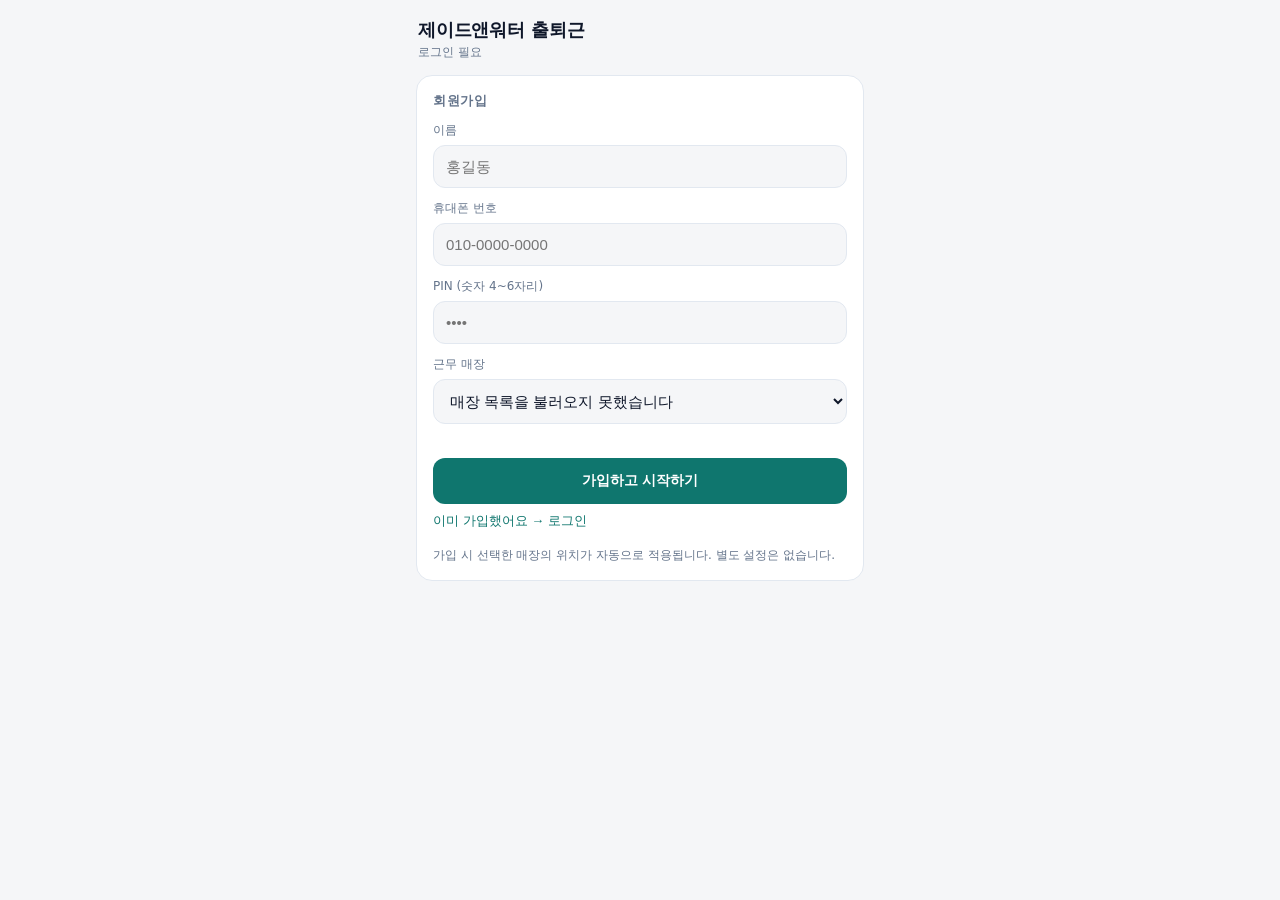
<file: docs/index.html>
<!doctype html>
<html lang="ko">
<head>
<meta charset="utf-8">
<meta name="viewport" content="width=device-width, initial-scale=1, viewport-fit=cover">
<meta name="theme-color" content="#0f172a">
<meta name="apple-mobile-web-app-capable" content="yes">
<meta name="apple-mobile-web-app-status-bar-style" content="black-translucent">
<title>출퇴근</title>
<link rel="stylesheet" href="style.css">
<script src="config.js"></script>
</head>
<body>
<header>
  <div>
    <h1 id="title">출퇴근</h1>
    <div class="sub" id="who">로그인 필요</div>
  </div>
  <button class="icon-btn" id="btnLogout" title="로그아웃" hidden>⎋</button>
</header>

<!-- 가입 / 로그인 -->
<section id="authView">
  <div class="card">
    <h2 id="authTitle">회원가입</h2>
    <div id="signupFields">
      <label>이름</label>
      <input id="fName" placeholder="홍길동" autocomplete="name">
    </div>
    <label>휴대폰 번호</label>
    <input id="fPhone" inputmode="tel" placeholder="010-0000-0000" autocomplete="tel">
    <label>PIN (숫자 4~6자리)</label>
    <input id="fPin" inputmode="numeric" type="password" maxlength="6" placeholder="••••">
    <div id="storeField">
      <label>근무 매장</label>
      <select id="fStore"><option value="">매장 불러오는 중…</option></select>
    </div>
    <div class="error" id="authError"></div>
    <button class="btn primary" id="btnAuth">가입하고 시작하기</button>
    <button class="link" id="toggleAuth">이미 가입했어요 → 로그인</button>
    <div class="note">가입 시 선택한 매장의 위치가 자동으로 적용됩니다. 별도 설정은 없습니다.</div>
  </div>
</section>

<!-- 출퇴근 -->
<section id="mainView" hidden>
  <div class="card">
    <div class="status">
      <div class="dot wait" id="dot"></div>
      <div>
        <div class="t" id="stTitle">위치 확인 중…</div>
        <div class="d" id="stDesc">GPS 권한을 허용해 주세요</div>
      </div>
    </div>
    <div class="metrics">
      <div class="metric"><div class="k">매장까지</div><div class="v" id="mDist">–</div></div>
      <div class="metric"><div class="k">허용 반경</div><div class="v" id="mRadius">–</div></div>
      <div class="metric"><div class="k">GPS 오차</div><div class="v" id="mAcc">–</div></div>
    </div>
  </div>

  <div class="card">
    <div class="clock">
      <div class="time" id="clockTime">--:--:--</div>
      <div class="date" id="clockDate"></div>
    </div>
    <div class="actions">
      <button class="big in" id="btnIn" disabled>출근<span id="btnInSub">확인 중</span></button>
      <button class="big out" id="btnOut" disabled>퇴근<span id="btnOutSub">확인 중</span></button>
    </div>
    <div class="hint" id="hint"></div>
  </div>

  <div class="card">
    <h2>최근 기록</h2>
    <ul class="log" id="log"></ul>
    <div class="empty" id="logEmpty">아직 기록이 없습니다.</div>
  </div>
</section>
<div class="toast" id="toast"></div>

<script>
(() => {
  const C = window.APP_CONFIG, API = C.API_BASE.replace(/\/$/, '');
  const $ = id => document.getElementById(id);
  const K = { auth: 'att.auth', queue: 'att.queue', log: 'att.log' };
  const MAX_ACC = 100;
  const load = (k, d) => { try { const v = localStorage.getItem(k); return v ? JSON.parse(v) : d; } catch { return d; } };
  const save = (k, v) => { try { localStorage.setItem(k, JSON.stringify(v)); } catch {} };
  const toast = m => { const t = $('toast'); t.textContent = m; t.classList.add('show'); clearTimeout(t._t); t._t = setTimeout(() => t.classList.remove('show'), 2400); };
  const fmt2 = n => String(n).padStart(2, '0');
  const fmtTime = d => `${fmt2(d.getHours())}:${fmt2(d.getMinutes())}:${fmt2(d.getSeconds())}`;
  const fmtDate = d => `${d.getFullYear()}.${fmt2(d.getMonth() + 1)}.${fmt2(d.getDate())} (${'일월화수목금토'[d.getDay()]})`;
  const isoLocal = d => { const o = -d.getTimezoneOffset(), s = o >= 0 ? '+' : '-'; return `${d.getFullYear()}-${fmt2(d.getMonth() + 1)}-${fmt2(d.getDate())}T${fmtTime(d)}${s}${fmt2(Math.floor(Math.abs(o) / 60))}:${fmt2(Math.abs(o) % 60)}`; };
  const distM = (a, b, c, d) => { const R = 6371000, r = x => x * Math.PI / 180; const h = Math.sin(r(c - a) / 2) ** 2 + Math.cos(r(a)) * Math.cos(r(c)) * Math.sin(r(d - b) / 2) ** 2; return 2 * R * Math.asin(Math.sqrt(h)); };

  let auth = load(K.auth, null);   // {token, name}
  let store = null, pos = null, watchId = null, mode = 'signup';
  let log = load(K.log, []);       // 최근 기록 캐시(표시용)
  let queue = load(K.queue, []);   // 미전송 기록

  async function api(path, opt = {}) {
    const headers = { 'content-type': 'application/json', ...(opt.headers || {}) };
    if (auth && auth.token) headers.authorization = 'Bearer ' + auth.token;
    const res = await fetch(API + path, { ...opt, headers, body: opt.body ? JSON.stringify(opt.body) : undefined });
    const j = await res.json().catch(() => ({ ok: false, error: 'HTTP ' + res.status }));
    if (res.status === 401 && auth && path !== '/auth/login' && path !== '/auth/signup') { logout('세션이 만료되었습니다. 다시 로그인하세요'); }
    return { status: res.status, ...j };
  }

  // ---------- 인증 화면
  async function loadStores() {
    const sel = $('fStore');
    try {
      const r = await api('/stores');
      sel.innerHTML = '<option value="">근무 매장 선택</option>' + (r.stores || []).map(s => `<option value="${s.id}">${s.name}${s.address ? ' · ' + s.address : ''}</option>`).join('');
    } catch { sel.innerHTML = '<option value="">매장 목록을 불러오지 못했습니다</option>'; }
  }
  function setMode(m) {
    mode = m;
    $('authTitle').textContent = m === 'signup' ? '회원가입' : '로그인';
    $('signupFields').hidden = m !== 'signup';
    $('storeField').hidden = m !== 'signup';
    $('btnAuth').textContent = m === 'signup' ? '가입하고 시작하기' : '로그인';
    $('toggleAuth').textContent = m === 'signup' ? '이미 가입했어요 → 로그인' : '처음이에요 → 회원가입';
    $('authError').textContent = '';
  }
  $('toggleAuth').onclick = () => setMode(mode === 'signup' ? 'login' : 'signup');
  $('btnAuth').onclick = async () => {
    const body = { phone: $('fPhone').value, pin: $('fPin').value };
    if (mode === 'signup') { body.name = $('fName').value; body.store_id = $('fStore').value; }
    $('btnAuth').disabled = true; $('authError').textContent = '';
    try {
      const r = await api(mode === 'signup' ? '/auth/signup' : '/auth/login', { method: 'POST', body });
      if (!r.ok) { $('authError').textContent = r.error || '실패'; return; }
      auth = { token: r.token, name: r.name }; save(K.auth, auth);
      log = []; save(K.log, log);
      await enterMain();
    } catch { $('authError').textContent = '서버에 연결할 수 없습니다'; }
    finally { $('btnAuth').disabled = false; }
  };
  function logout(msg) {
    auth = null; store = null; localStorage.removeItem(K.auth);
    if (watchId != null) navigator.geolocation.clearWatch(watchId);
    $('mainView').hidden = true; $('authView').hidden = false; $('btnLogout').hidden = true;
    $('who').textContent = '로그인 필요'; setMode('login'); loadStores();
    if (msg) toast(msg);
  }
  $('btnLogout').onclick = () => { if (confirm('로그아웃할까요?')) logout(); };

  // ---------- 메인
  async function enterMain() {
    const r = await api('/me/store');
    if (!r.ok) { if (r.status !== 401) toast(r.error || '매장 정보를 불러오지 못했습니다'); return; }
    store = r.store;
    $('authView').hidden = true; $('mainView').hidden = false; $('btnLogout').hidden = false;
    $('who').textContent = `${auth.name} · ${store.name}`;
    $('mRadius').innerHTML = `${store.radius_m}<small>m</small>`;
    render(); startGeo(); refreshLog(); flushQueue();
  }
  function setStatus(cls, t, d) { $('dot').className = 'dot ' + cls; $('stTitle').textContent = t; $('stDesc').textContent = d; }
  function evaluate() {
    let ok = false, reason = '';
    if (!pos) { setStatus('wait', '위치 확인 중…', 'GPS 신호를 기다리는 중'); reason = '위치 확인 중'; }
    else {
      const d = distM(pos.lat, pos.lng, store.lat, store.lng);
      $('mDist').innerHTML = d < 1000 ? `${Math.round(d)}<small>m</small>` : `${(d / 1000).toFixed(1)}<small>km</small>`;
      $('mAcc').innerHTML = `±${Math.round(pos.acc)}<small>m</small>`;
      if (pos.acc > MAX_ACC) { setStatus('wait', 'GPS 정확도 낮음', `오차 ±${Math.round(pos.acc)}m · 실외/창가로 이동하세요`); reason = 'GPS 정확도 낮음'; }
      else if (d - pos.acc <= store.radius_m) { setStatus('in', '매장 반경 안', `${store.name}까지 ${Math.round(d)}m`); ok = true; }
      else { setStatus('out', '매장 반경 밖', `${store.name}까지 ${Math.round(d)}m · 반경 ${store.radius_m}m`); reason = '반경 밖'; }
    }
    $('btnIn').disabled = !ok; $('btnOut').disabled = !ok;
    $('btnInSub').textContent = ok ? '지금 기록' : reason; $('btnOutSub').textContent = ok ? '지금 기록' : reason;
    const today = new Date().toDateString();
    const last = log.find(r => new Date(r.ts).toDateString() === today);
    $('hint').textContent = last ? `오늘 마지막 기록: ${last.type === 'IN' ? '출근' : '퇴근'} ${fmtTime(new Date(last.ts))}` : '오늘 기록 없음';
    return ok;
  }
  function startGeo() {
    if (!navigator.geolocation) { setStatus('out', 'GPS 미지원', '이 브라우저는 위치를 지원하지 않습니다'); return; }
    if (watchId != null) navigator.geolocation.clearWatch(watchId);
    watchId = navigator.geolocation.watchPosition(p => { pos = { lat: p.coords.latitude, lng: p.coords.longitude, acc: p.coords.accuracy }; evaluate(); },
      e => { const m = { 1: '위치 권한이 거부됨 · 브라우저 설정에서 허용', 2: '위치를 가져올 수 없음', 3: '위치 요청 시간 초과' }[e.code] || '위치 오류'; setStatus('out', '위치 확인 실패', m); pos = null; evaluate(); },
      { enableHighAccuracy: true, maximumAge: 5000, timeout: 15000 });
  }
  setInterval(() => { const d = new Date(); $('clockTime').textContent = fmtTime(d); $('clockDate').textContent = fmtDate(d); }, 250);

  // ---------- 기록
  async function record(type) {
    if (!pos || !store) return;
    const d = new Date();
    const inRange = evaluate();
    const entry = {
      client_record_id: d.getTime() + '-' + Math.random().toString(36).slice(2, 8),
      type, recorded_at: isoLocal(d), lat: +pos.lat.toFixed(6), lng: +pos.lng.toFixed(6), accuracy_m: Math.round(pos.acc),
      client_in_range: inRange, device_info: navigator.userAgent.slice(0, 100),
    };
    log.unshift({ ts: d.getTime(), type, synced: false, flagged: false }); log = log.slice(0, 30); save(K.log, log);
    queue.push(entry); save(K.queue, queue);
    if (navigator.vibrate) navigator.vibrate(30);
    toast(`${type === 'IN' ? '출근' : '퇴근'} ${fmtTime(d)} 기록됨`);
    render(); await flushQueue();
  }
  async function flushQueue() {
    if (!queue.length || !auth) return;
    const remain = [];
    for (const e of queue) {
      try {
        const r = await api('/attendance', { method: 'POST', body: e });
        if (r.ok) { const l = log.find(x => x.ts === parseInt(e.client_record_id, 10)); if (l) { l.synced = true; l.flagged = r.flagged; } }
        else if (r.status >= 500 || r.status === 0) remain.push(e);
        else toast(r.error || '기록 거부됨');
      } catch { remain.push(e); }
    }
    queue = remain; save(K.queue, queue); save(K.log, log); render();
    if (remain.length) toast(`미전송 ${remain.length}건 · 자동 재시도`);
  }
  async function refreshLog() {
    const r = await api('/attendance');
    if (!r.ok) return;
    const server = r.records.map(x => ({ ts: new Date(x.recorded_at).getTime(), type: x.type, synced: true, flagged: !!x.flagged }));
    const pending = log.filter(x => !x.synced);
    log = [...pending, ...server].sort((a, b) => b.ts - a.ts).slice(0, 30); save(K.log, log); render();
  }
  function render() {
    const ul = $('log'); ul.innerHTML = '';
    $('logEmpty').style.display = log.length ? 'none' : 'block';
    for (const r of log.slice(0, 15)) {
      const li = document.createElement('li'), d = new Date(r.ts);
      li.innerHTML = `<span class="tag ${r.type === 'IN' ? 'in' : 'out'}">${r.type === 'IN' ? '출근' : '퇴근'}</span>
        <span class="when">${fmtDate(d).slice(5)} ${fmtTime(d)}</span>
        ${r.flagged ? '<span class="tag flag">확인 필요</span>' : ''}
        <span class="sync ${r.synced ? '' : 'err'}">${r.synced ? '서버 ✓' : '미전송'}</span>`;
      ul.appendChild(li);
    }
    if (store) evaluate();
  }
  $('btnIn').onclick = () => record('IN');
  $('btnOut').onclick = () => record('OUT');
  document.addEventListener('visibilitychange', () => { if (!document.hidden && store) { startGeo(); flushQueue(); } });
  window.addEventListener('online', flushQueue);

  // ---------- 시작
  $('title').textContent = (C.COMPANY_NAME ? C.COMPANY_NAME + ' ' : '') + '출퇴근';
  if (auth) { enterMain().catch(() => toast('서버에 연결할 수 없습니다')); } else { setMode('signup'); loadStores(); }
})();
</script>
</body>
</html>
</file>
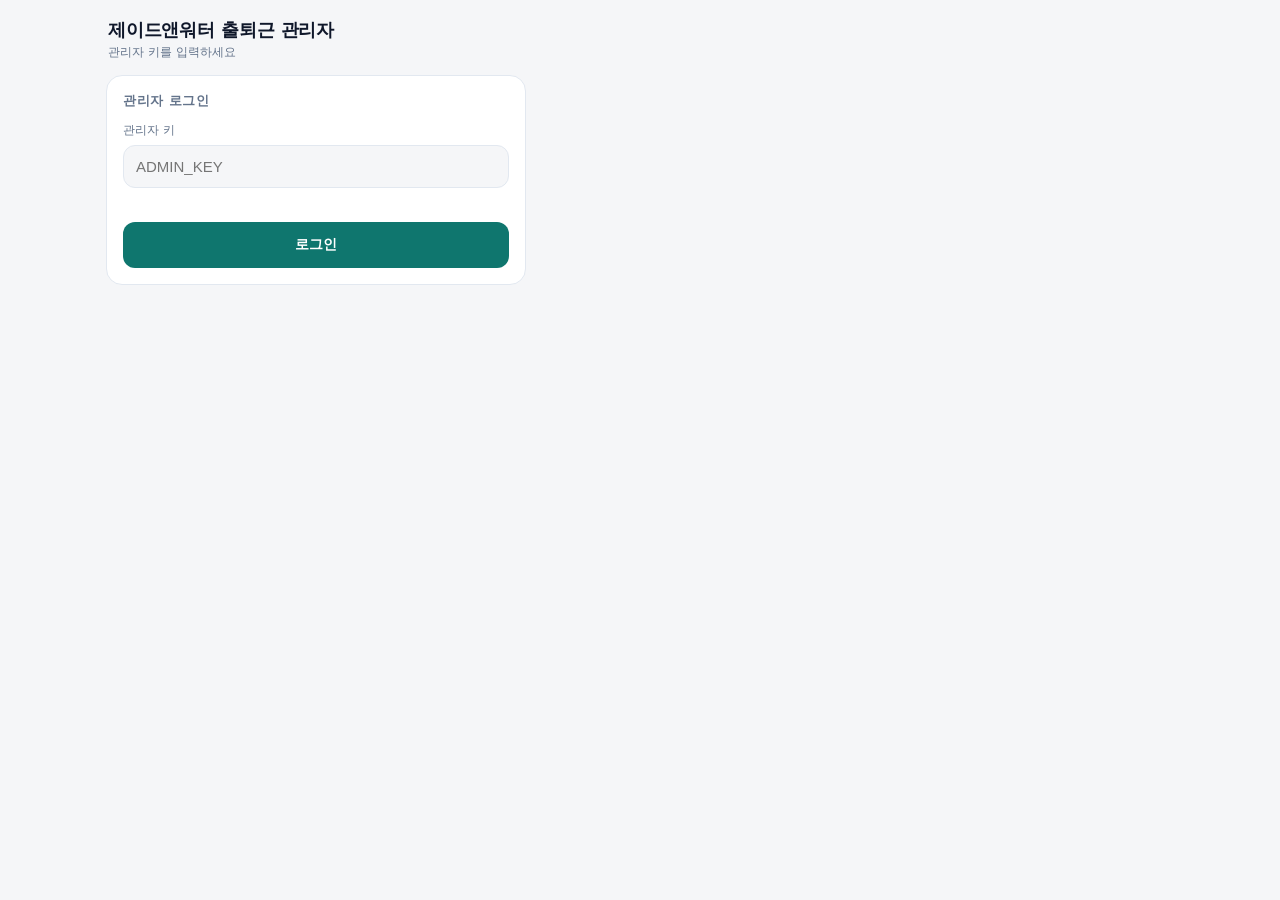
<file: docs/admin.html>
<!doctype html>
<html lang="ko">
<head>
<meta charset="utf-8">
<meta name="viewport" content="width=device-width, initial-scale=1, viewport-fit=cover">
<title>출퇴근 관리자</title>
<link rel="stylesheet" href="style.css">
<script src="config.js"></script>
</head>
<body class="wide">
<header>
  <div><h1 id="title">출퇴근 관리자</h1><div class="sub" id="sub">관리자 키를 입력하세요</div></div>
  <button class="icon-btn" id="btnLogout" title="로그아웃" hidden>⎋</button>
</header>

<section id="loginView" class="card" style="max-width:420px">
  <h2>관리자 로그인</h2>
  <label>관리자 키</label>
  <input id="fKey" type="password" placeholder="ADMIN_KEY">
  <div class="error" id="loginError"></div>
  <button class="btn primary" id="btnLogin">로그인</button>
</section>

<section id="mainView" hidden>
  <div class="grid2">
    <!-- 매장 등록 -->
    <div class="card">
      <h2 id="storeFormTitle">매장 등록</h2>
      <label>매장 검색 (카카오맵)</label>
      <div class="row search">
        <input id="fSearch" placeholder="상호 또는 주소">
        <button class="btn" id="doSearch" type="button">검색</button>
      </div>
      <ul class="results" id="results"></ul>
      <label>매장명</label>
      <input id="sName" placeholder="제이드앤워터 성수점">
      <label>주소</label>
      <input id="sAddr" placeholder="도로명 주소">
      <label>위도 / 경도 <span class="note" style="display:inline">(구글맵 링크 붙여넣기 가능)</span></label>
      <div class="row"><input id="sLat" inputmode="decimal" placeholder="37.5445"><input id="sLng" inputmode="decimal" placeholder="127.0560"></div>
      <label>허용 반경 (m) · 최소 10</label>
      <input id="sRadius" inputmode="numeric" value="50">
      <input id="sId" type="hidden"><input id="sPlace" type="hidden">
      <div class="error" id="storeError"></div>
      <div class="row">
        <button class="btn primary" id="btnSaveStore">저장</button>
        <button class="btn" id="btnNewStore">새 매장</button>
      </div>
      <button class="btn" id="btnMap">🗺 지도에서 좌표 확인</button>
    </div>

    <!-- 매장 목록 -->
    <div class="card">
      <h2>매장 목록</h2>
      <div class="tablewrap"><table><thead><tr><th>ID</th><th>매장</th><th>주소</th><th>반경</th><th>상태</th><th></th></tr></thead><tbody id="storeRows"></tbody></table></div>
    </div>
  </div>

  <!-- 근태 기록 -->
  <div class="card">
    <h2>근태 기록</h2>
    <div class="toolbar">
      <div><label>매장</label><select id="qStore"><option value="">전체</option></select></div>
      <div><label>시작일</label><input id="qFrom" type="date"></div>
      <div><label>종료일</label><input id="qTo" type="date"></div>
      <div><label>필터</label><select id="qFlag"><option value="">전체</option><option value="1">확인 필요만</option></select></div>
      <button class="btn primary" id="btnQuery">조회</button>
      <button class="btn" id="btnCsv">CSV</button>
    </div>
    <div class="note">"확인 필요"는 서버 재검증에서 반경 밖이거나 클라이언트 판정과 불일치한 기록입니다.</div>
    <div class="tablewrap" style="margin-top:10px"><table><thead><tr><th>일시</th><th>매장</th><th>이름</th><th>구분</th><th>거리</th><th>오차</th><th>반경</th><th>판정</th></tr></thead><tbody id="attRows"></tbody></table></div>
  </div>

  <!-- 근로자 -->
  <div class="card">
    <h2>근로자</h2>
    <div class="tablewrap"><table><thead><tr><th>ID</th><th>이름</th><th>전화</th><th>매장</th><th>가입일</th><th>상태</th><th></th></tr></thead><tbody id="userRows"></tbody></table></div>
  </div>
</section>
<div class="toast" id="toast"></div>

<script>
(() => {
  const C = window.APP_CONFIG, API = C.API_BASE.replace(/\/$/, '');
  const $ = id => document.getElementById(id);
  const toast = m => { const t = $('toast'); t.textContent = m; t.classList.add('show'); clearTimeout(t._t); t._t = setTimeout(() => t.classList.remove('show'), 2400); };
  let key = sessionStorage.getItem('att.adminKey') || '';
  let stores = [];

  async function api(path, opt = {}) {
    const res = await fetch(API + path, { ...opt, headers: { 'content-type': 'application/json', 'x-admin-key': key, ...(opt.headers || {}) }, body: opt.body ? JSON.stringify(opt.body) : undefined });
    if (opt.raw) return res;
    const j = await res.json().catch(() => ({ ok: false, error: 'HTTP ' + res.status }));
    return { status: res.status, ...j };
  }
  const esc = s => String(s ?? '').replace(/[&<>"]/g, c => ({ '&': '&amp;', '<': '&lt;', '>': '&gt;', '"': '&quot;' }[c]));

  // ---------- 로그인
  $('btnLogin').onclick = async () => {
    key = $('fKey').value.trim();
    const r = await api('/admin/stores');
    if (!r.ok) { $('loginError').textContent = r.error || '인증 실패'; return; }
    sessionStorage.setItem('att.adminKey', key); enter(r.stores);
  };
  $('btnLogout').onclick = () => { sessionStorage.removeItem('att.adminKey'); location.reload(); };
  async function enter(list) {
    $('loginView').hidden = true; $('mainView').hidden = false; $('btnLogout').hidden = false;
    $('sub').textContent = C.COMPANY_NAME || '';
    stores = list || (await api('/admin/stores')).stores || [];
    renderStores(); loadUsers();
    const t = new Date(), f = new Date(t.getFullYear(), t.getMonth(), 1);
    $('qFrom').value = f.toISOString().slice(0, 10); $('qTo').value = t.toISOString().slice(0, 10);
    query();
  }

  // ---------- 매장
  function renderStores() {
    $('storeRows').innerHTML = stores.map(s => `<tr><td>${s.id}</td><td>${esc(s.name)}</td><td>${esc(s.address || '')}</td><td>${s.radius_m}m</td><td>${s.active ? '운영' : '중지'}</td>
      <td><button class="btn small" data-edit="${s.id}">수정</button></td></tr>`).join('') || '<tr><td colspan="6" class="empty">등록된 매장이 없습니다</td></tr>';
    $('qStore').innerHTML = '<option value="">전체</option>' + stores.map(s => `<option value="${s.id}">${esc(s.name)}</option>`).join('');
    document.querySelectorAll('[data-edit]').forEach(b => b.onclick = () => editStore(+b.dataset.edit));
  }
  function editStore(id) {
    const s = stores.find(x => x.id === id); if (!s) return;
    $('storeFormTitle').textContent = `매장 수정 · #${s.id}`;
    $('sId').value = s.id; $('sName').value = s.name; $('sAddr').value = s.address || ''; $('sLat').value = s.lat; $('sLng').value = s.lng; $('sRadius').value = s.radius_m; $('sPlace').value = s.kakao_place_id || '';
    window.scrollTo({ top: 0, behavior: 'smooth' });
  }
  $('btnNewStore').onclick = () => { $('storeFormTitle').textContent = '매장 등록'; ['sId', 'sName', 'sAddr', 'sLat', 'sLng', 'sPlace', 'fSearch'].forEach(i => $(i).value = ''); $('sRadius').value = 50; $('results').innerHTML = ''; };
  $('btnSaveStore').onclick = async () => {
    const body = { id: $('sId').value ? +$('sId').value : undefined, name: $('sName').value.trim(), address: $('sAddr').value.trim(), lat: parseFloat($('sLat').value), lng: parseFloat($('sLng').value), radius_m: parseInt($('sRadius').value, 10), kakao_place_id: $('sPlace').value || null };
    $('storeError').textContent = '';
    const r = await api('/admin/stores', { method: body.id ? 'PUT' : 'POST', body });
    if (!r.ok) { $('storeError').textContent = r.error; return; }
    toast(body.id ? '매장 수정됨' : '매장 등록됨');
    stores = (await api('/admin/stores')).stores || []; renderStores(); $('btnNewStore').click();
  };
  $('btnMap').onclick = () => { const a = $('sLat').value, b = $('sLng').value; if (a && b) window.open(`https://www.google.com/maps?q=${a},${b}`, '_blank'); };
  function parseCoords(s) { const m = String(s || '').match(/(-?\d{1,2}\.\d{3,})\s*,\s*(-?\d{1,3}\.\d{3,})/); if (!m) return null; const lat = +m[1], lng = +m[2]; return Math.abs(lat) <= 90 && Math.abs(lng) <= 180 ? { lat, lng } : null; }
  ['sLat', 'sLng'].forEach(id => $(id).addEventListener('input', e => { const c = parseCoords(e.target.value); if (c) { $('sLat').value = c.lat.toFixed(6); $('sLng').value = c.lng.toFixed(6); toast('링크에서 좌표 추출됨'); } }));

  // 카카오 검색
  let kakaoReady = null;
  function loadKakao() {
    if (!C.KAKAO_JS_KEY) return Promise.resolve(false);
    if (kakaoReady) return kakaoReady;
    kakaoReady = new Promise(resolve => {
      const s = document.createElement('script');
      s.src = `https://dapi.kakao.com/v2/maps/sdk.js?appkey=${encodeURIComponent(C.KAKAO_JS_KEY)}&libraries=services&autoload=false`;
      s.onload = () => { try { kakao.maps.load(() => resolve(true)); } catch { resolve(false); } };
      s.onerror = () => resolve(false); document.head.appendChild(s);
    });
    return kakaoReady;
  }
  async function search() {
    const q = $('fSearch').value.trim(), ul = $('results'); if (!q) return;
    ul.innerHTML = '<li class="msg">검색 중…</li>';
    const ok = await loadKakao();
    if (!ok) { ul.innerHTML = '<li class="msg">카카오 키가 설정되지 않았습니다 (config.js KAKAO_JS_KEY). 구글맵 링크를 좌표칸에 붙여넣어도 됩니다</li>'; return; }
    new kakao.maps.services.Places().keywordSearch(q, (data, status) => {
      if (status !== kakao.maps.services.Status.OK) { ul.innerHTML = '<li class="msg">결과 없음</li>'; return; }
      ul.innerHTML = '';
      data.slice(0, 8).forEach(p => {
        const li = document.createElement('li');
        li.innerHTML = `<b>${esc(p.place_name)}</b>${esc(p.road_address_name || p.address_name)}`;
        li.onclick = () => { $('sName').value = $('sName').value || p.place_name; $('sAddr').value = p.road_address_name || p.address_name; $('sLat').value = (+p.y).toFixed(6); $('sLng').value = (+p.x).toFixed(6); $('sPlace').value = p.id; ul.innerHTML = ''; toast('좌표 입력됨'); };
        ul.appendChild(li);
      });
    });
  }
  $('doSearch').onclick = search;
  $('fSearch').addEventListener('keydown', e => { if (e.key === 'Enter') { e.preventDefault(); search(); } });

  // ---------- 근태
  function qs() { const p = new URLSearchParams(); if ($('qStore').value) p.set('store_id', $('qStore').value); p.set('from', $('qFrom').value); p.set('to', $('qTo').value); if ($('qFlag').value) p.set('flagged', '1'); return p; }
  async function query() {
    const r = await api('/admin/attendance?' + qs());
    if (!r.ok) { toast(r.error); return; }
    $('attRows').innerHTML = r.records.map(a => `<tr class="${a.flagged ? 'flag' : ''}"><td>${esc(a.recorded_at).replace('T', ' ').slice(0, 19)}</td><td>${esc(a.store_name)}</td><td>${esc(a.user_name)}</td>
      <td>${a.type === 'IN' ? '출근' : '퇴근'}</td><td>${a.distance_m}m</td><td>±${a.accuracy_m}m</td><td>${a.store_radius_m}m</td><td>${a.in_range ? '반경 안' : '반경 밖'}${a.flagged ? ' · 확인 필요' : ''}</td></tr>`).join('')
      || '<tr><td colspan="8" class="empty">기록 없음</td></tr>';
  }
  $('btnQuery').onclick = () => { query(); loadUsers(); };
  $('btnCsv').onclick = async () => {
    const res = await api('/admin/attendance?' + qs() + '&format=csv', { raw: true });
    const blob = await res.blob(); const a = document.createElement('a'); a.href = URL.createObjectURL(blob); a.download = `attendance_${$('qFrom').value}_${$('qTo').value}.csv`; a.click();
  };

  // ---------- 근로자
  async function loadUsers() {
    const r = await api('/admin/users'); if (!r.ok) return;
    $('userRows').innerHTML = r.users.map(u => `<tr><td>${u.id}</td><td>${esc(u.name)}</td><td>${esc(u.phone)}</td><td>${esc(u.store_name || '')}</td><td>${esc(u.created_at).slice(0, 10)}</td><td>${u.active ? '활성' : '비활성'}</td>
      <td><button class="btn small" data-toggle="${u.id}" data-active="${u.active}">${u.active ? '비활성화' : '활성화'}</button> <button class="btn small" data-pin="${u.id}">PIN 초기화</button></td></tr>`).join('') || '<tr><td colspan="7" class="empty">가입자 없음</td></tr>';
    document.querySelectorAll('[data-toggle]').forEach(b => b.onclick = async () => { await api('/admin/users', { method: 'POST', body: { id: +b.dataset.toggle, active: b.dataset.active !== '1' } }); loadUsers(); });
    document.querySelectorAll('[data-pin]').forEach(b => b.onclick = async () => { const pin = prompt('새 PIN (숫자 4~6자리)'); if (pin && /^\d{4,6}$/.test(pin)) { await api('/admin/users', { method: 'POST', body: { id: +b.dataset.pin, reset_pin: pin } }); toast('PIN 초기화됨'); } });
  }

  $('title').textContent = (C.COMPANY_NAME ? C.COMPANY_NAME + ' ' : '') + '출퇴근 관리자';
  if (key) enter();
})();
</script>
</body>
</html>
</file>
<file: docs/style.css>
:root{
  --bg:#f5f6f8; --card:#ffffff; --text:#0f172a; --muted:#64748b; --line:#e2e8f0;
  --accent:#0f766e; --accent-soft:#ccfbf1; --danger:#b91c1c; --danger-soft:#fee2e2;
  --warn:#b45309; --warn-soft:#fef3c7; --ok:#15803d; --ok-soft:#dcfce7; --radius:16px;
}
@media (prefers-color-scheme: dark){
  :root{ --bg:#0b1220; --card:#131c2e; --text:#e5e7eb; --muted:#94a3b8; --line:#243047;
    --accent:#2dd4bf; --accent-soft:#134e4a; --danger:#f87171; --danger-soft:#450a0a;
    --warn:#fbbf24; --warn-soft:#452a06; --ok:#4ade80; --ok-soft:#052e16; }
}
*{box-sizing:border-box}
html,body{margin:0;background:var(--bg);color:var(--text);
  font-family:-apple-system,BlinkMacSystemFont,"Apple SD Gothic Neo","Pretendard","Noto Sans KR",system-ui,sans-serif;}
body{padding:calc(env(safe-area-inset-top,0px) + 12px) 16px calc(env(safe-area-inset-bottom,0px) + 24px);max-width:480px;margin:0 auto;}
body.wide{max-width:1100px}
header{display:flex;align-items:center;justify-content:space-between;padding:6px 2px 14px;gap:10px}
header h1{font-size:18px;margin:0;font-weight:700;letter-spacing:-.01em}
header .sub{font-size:12px;color:var(--muted);margin-top:2px}
.card{background:var(--card);border:1px solid var(--line);border-radius:var(--radius);padding:16px;margin-bottom:12px}
h2{font-size:13px;color:var(--muted);font-weight:600;margin:0 0 10px;text-transform:uppercase;letter-spacing:.04em}
label{display:block;font-size:12px;color:var(--muted);margin:12px 0 6px}
input,select{width:100%;padding:12px;border:1px solid var(--line);border-radius:12px;background:var(--bg);color:var(--text);font-size:15px}
.row{display:grid;grid-template-columns:1fr 1fr;gap:8px}
.row.search{grid-template-columns:1fr auto}
.row .btn{margin-top:0}
.btn{width:100%;padding:13px;border-radius:12px;border:1px solid var(--line);background:var(--bg);color:var(--text);font-size:14px;font-weight:600;cursor:pointer;margin-top:10px}
.btn.primary{background:var(--accent);color:#fff;border-color:transparent}
.btn.danger{color:var(--danger)}
.btn.small{width:auto;padding:8px 12px;font-size:13px;margin:0}
.btn:disabled{opacity:.4;cursor:not-allowed}
.note{font-size:12px;color:var(--muted);line-height:1.5;margin-top:8px}
.error{font-size:13px;color:var(--danger);margin-top:8px;min-height:16px}
.link{background:none;border:0;color:var(--accent);font-size:13px;cursor:pointer;padding:8px 0}
.icon-btn{background:var(--card);border:1px solid var(--line);border-radius:12px;width:40px;height:40px;display:grid;place-items:center;cursor:pointer;color:var(--text);font-size:18px}
/* status */
.status{display:flex;align-items:center;gap:12px}
.dot{width:12px;height:12px;border-radius:50%;background:var(--muted);flex:none;box-shadow:0 0 0 4px var(--line)}
.dot.in{background:var(--ok);box-shadow:0 0 0 4px var(--ok-soft)}
.dot.out{background:var(--danger);box-shadow:0 0 0 4px var(--danger-soft)}
.dot.wait{background:var(--warn);box-shadow:0 0 0 4px var(--warn-soft)}
.status .t{font-weight:700;font-size:16px}
.status .d{font-size:13px;color:var(--muted);margin-top:2px}
.metrics{display:grid;grid-template-columns:repeat(3,1fr);gap:8px;margin-top:14px}
.metric{background:var(--bg);border-radius:12px;padding:10px 12px}
.metric .k{font-size:11px;color:var(--muted)}
.metric .v{font-size:18px;font-weight:700;margin-top:2px;font-variant-numeric:tabular-nums}
.metric .v small{font-size:12px;font-weight:500;color:var(--muted)}
.clock{text-align:center;padding:6px 0 2px}
.clock .time{font-size:44px;font-weight:800;letter-spacing:-.02em;font-variant-numeric:tabular-nums;line-height:1}
.clock .date{font-size:13px;color:var(--muted);margin-top:6px}
.actions{display:grid;grid-template-columns:1fr 1fr;gap:10px;margin-top:16px}
.big{border:0;border-radius:14px;padding:22px 10px;font-size:18px;font-weight:800;cursor:pointer;color:#fff;transition:transform .05s,opacity .2s}
.big:active{transform:scale(.98)}
.big.in{background:var(--accent)} .big.out{background:#334155}
.big:disabled{opacity:.35;cursor:not-allowed}
.big span{display:block;font-size:11px;font-weight:500;opacity:.85;margin-top:4px}
.hint{font-size:12px;color:var(--muted);text-align:center;margin-top:10px;min-height:16px}
.log{list-style:none;margin:0;padding:0}
.log li{display:flex;align-items:center;gap:10px;padding:10px 0;border-top:1px solid var(--line);font-size:14px}
.log li:first-child{border-top:0}
.tag{font-size:11px;font-weight:700;padding:3px 8px;border-radius:999px}
.tag.in{background:var(--accent-soft);color:var(--accent)}
.tag.out{background:var(--line);color:var(--text)}
.tag.flag{background:var(--warn-soft);color:var(--warn)}
.log .when{font-variant-numeric:tabular-nums;flex:1}
.log .sync{font-size:11px;color:var(--muted)}
.log .sync.err{color:var(--danger)}
.empty{font-size:13px;color:var(--muted);padding:6px 0}
.results{list-style:none;margin:8px 0 0;padding:0}
.results li{padding:10px 12px;border:1px solid var(--line);border-radius:12px;margin-top:6px;font-size:13px;cursor:pointer;line-height:1.4}
.results li b{display:block;font-size:14px}
.results .msg{color:var(--muted);cursor:default;border:0;padding:6px 0}
.toast{position:fixed;left:50%;bottom:calc(env(safe-area-inset-bottom,0px) + 28px);transform:translateX(-50%);background:var(--text);color:var(--bg);padding:10px 16px;border-radius:999px;font-size:13px;opacity:0;transition:opacity .2s;pointer-events:none;z-index:20;white-space:nowrap}
.toast.show{opacity:1}
[hidden]{display:none!important}
/* admin tables */
.tablewrap{overflow-x:auto}
table{width:100%;border-collapse:collapse;font-size:13px}
th,td{padding:8px 10px;border-bottom:1px solid var(--line);text-align:left;white-space:nowrap}
th{color:var(--muted);font-weight:600;font-size:12px}
tr.flag td{background:var(--warn-soft)}
.toolbar{display:flex;gap:8px;flex-wrap:wrap;align-items:end}
.toolbar > *{flex:1;min-width:140px}
.toolbar .btn{flex:0 0 auto}
.grid2{display:grid;grid-template-columns:1fr 1fr;gap:12px}
@media (max-width:760px){.grid2{grid-template-columns:1fr}}
</file>
